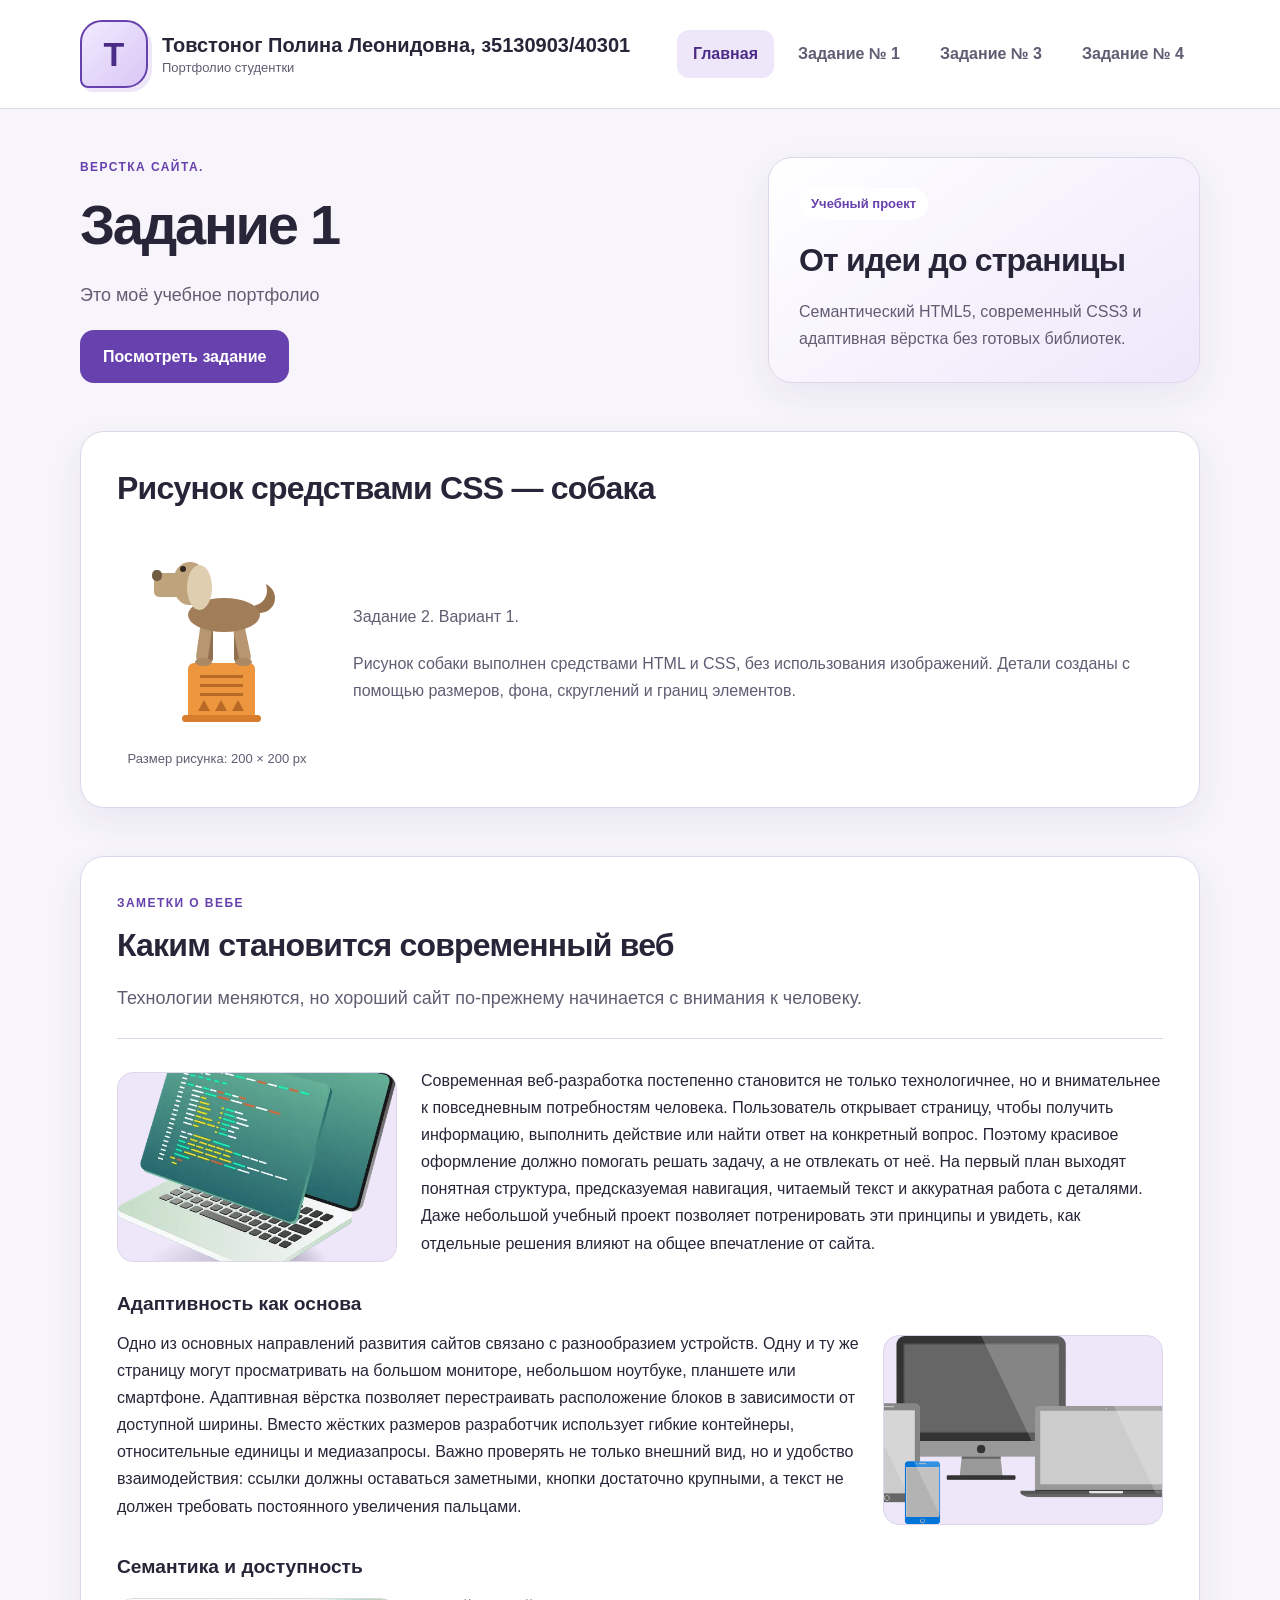
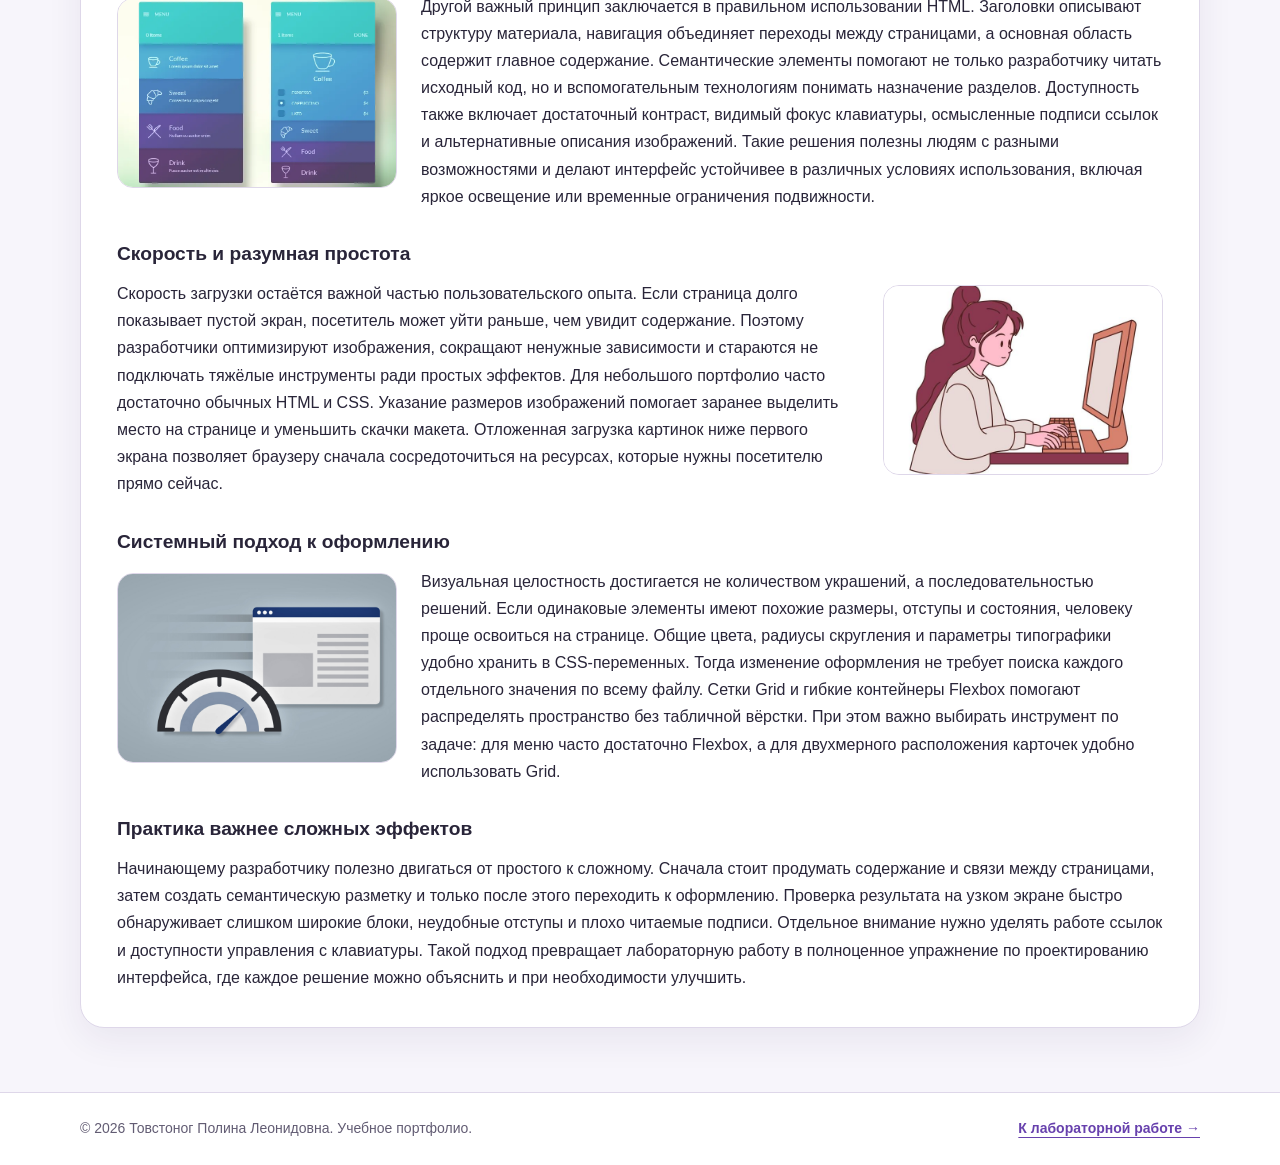
<file: index.html>
<!DOCTYPE html> <!-- Указываем, что документ использует современный стандарт HTML5. -->
<html lang="ru"> <!-- Открываем документ и сообщаем браузеру, что язык страницы — русский. -->
<head> <!-- Начинаем служебную часть: её содержимое не выводится в основной области страницы. -->
    <meta charset="UTF-8"> <!-- Устанавливаем кодировку UTF-8 для корректного отображения кириллицы. -->
    <meta name="viewport" content="width=device-width, initial-scale=1.0"> <!-- Подстраиваем ширину страницы под экран устройства, в том числе смартфона. -->
    <meta name="description" content="Учебное портфолио Полины: знакомство, статья о веб-разработке и лабораторная работа по прототипированию."> <!-- Добавляем краткое описание страницы. -->
    <title>Товстоног Полина Леонидовна, з5130903/40301</title> <!-- Задаём название вкладки браузера. -->
    <link rel="stylesheet" href="style.css"> <!-- Подключаем общий внешний файл стилей для обеих страниц. -->
    <link rel="stylesheet" href="pic.css">
</head> <!-- Завершаем служебную часть документа. -->
<body> <!-- Открываем видимую часть страницы. -->
    <a class="skip-link" href="#main-content">Перейти к содержимому</a> <!-- Позволяем пользователю клавиатуры быстро пропустить навигацию. -->
    <header class="site-header"> <!-- Создаём семантическую шапку сайта. -->
        <div class="container header-inner"> <!-- Ограничиваем ширину содержимого шапки и располагаем его с помощью Flexbox. -->
            <a class="brand" href="index.html" aria-label="Главная страница"> <!-- Делаем название и логотип ссылкой на главную. -->
                <span class="logo" aria-hidden="true">Т</span> <!-- Создаём логотип без изображения: внешний вид полностью задаётся в CSS. -->
                <span class="brand-text">Товстоног Полина Леонидовна, з5130903/40301<span class="brand-caption">Портфолио студентки</span></span> <!-- Выводим имя и поясняющую подпись. -->
            </a> <!-- Закрываем ссылку с логотипом и названием. -->
            <nav class="site-nav" aria-label="Основная навигация"> <!-- Обозначаем основной блок навигации по сайту. -->
                <ul class="nav-list"> <!-- Объединяем пункты меню в неупорядоченный список. -->
                    <li><a href="index.html" aria-current="page">Главная</a></li> <!-- Ссылаемся на главную и отмечаем её как текущую страницу. -->
                    <li><a href="task1.html">Задание № 1</a></li> <!-- Добавляем переход на отдельную страницу лабораторной работы. -->
                    <li><a href="task3.html">Задание № 3</a></li>
                    <li><a href="task4.html">Задание № 4</a></li>
                </ul> <!-- Закрываем список пунктов меню. -->
            </nav> <!-- Завершаем навигационный блок. -->
        </div> <!-- Закрываем внутренний контейнер шапки. -->
    </header> <!-- Завершаем шапку сайта. -->
    <main id="main-content" class="container main-content"> <!-- Открываем основную область страницы; идентификатор используется ссылкой быстрого перехода. -->
        <section class="hero" aria-labelledby="hero-title"> <!-- Создаём вводный раздел и связываем его с заголовком. -->
            <div> <!-- Объединяем текстовую часть вводного блока. -->
                <p class="eyebrow">Верстка сайта.</p> <!-- Добавляем небольшую надпись над главным заголовком. -->
                <h1 id="hero-title">Задание 1</h1> <!-- Выводим главный заголовок страницы. -->
                <p class="hero-description">Это моё учебное портфолио</p> <!-- Кратко объясняем назначение портфолио. -->
                <a class="button" href="task1.html">Посмотреть задание</a> <!-- Оформляем обычную ссылку как кнопку перехода. -->
            </div> <!-- Завершаем текстовую часть вводного блока. -->
            <aside class="intro-card" aria-label="О проекте"> <!-- Добавляем вспомогательную информацию о проекте. -->
                <span class="card-label">Учебный проект</span> <!-- Выводим короткую подпись карточки. -->
                <h2>От идеи до страницы</h2> <!-- Добавляем заголовок информационной карточки. -->
                <p>Семантический HTML5, современный CSS3 и адаптивная вёрстка без готовых библиотек.</p> <!-- Перечисляем основные особенности реализации. -->
            </aside> <!-- Закрываем вспомогательную карточку. -->
        </section> <!-- Завершаем вводный раздел. -->
<section class="drawing-card">
          <h2 id="drawing-title">Рисунок средствами CSS — собака</h2>

            <div class="drawing-layout">
            <figure class="drawing-figure">

            <div class="dog-pic" role="img">
                <span class="tail"></span>

                <span class="leg far-front"></span>
                <span class="leg far-back"></span>
                <span class="leg front"></span>
                <span class="leg back"></span>

                <span class="body"></span>
                <span class="head"></span>
                <span class="muzzle"></span>
                <span class="nose"></span>
                <span class="eye"></span>
                <span class="ear"></span>

                <span class="platform"></span>
                <span class="paw front-paw"></span>
                <span class="paw back-paw"></span>

                <span class="stripes"></span>
                <span class="triangle triangle-one"></span>
                <span class="triangle triangle-two"></span>
                <span class="triangle triangle-three"></span>
                <span class="base"></span>
            </div>

            <figcaption>Размер рисунка: 200 × 200 px</figcaption>
        </figure>

        <div class="drawing-description">
            <p>
                Задание 2. Вариант 1.
            </p>
            <p>
                Рисунок собаки выполнен средствами HTML и CSS, без использования изображений. Детали созданы с помощью
                размеров, фона, скруглений и границ элементов.
            </p>
        </div>
    </div>
</section>
        <article class="article-card" aria-labelledby="article-title"> <!-- Создаём самостоятельную статью; её текст превышает 350 слов. -->
            <header class="article-header"> <!-- Выделяем вступительную часть статьи. -->
                <p class="eyebrow">Заметки о вебе</p> <!-- Обозначаем рубрику статьи. -->
                <h2 id="article-title">Каким становится современный веб</h2> <!-- Выводим заголовок статьи. -->
                <p class="article-lead">Технологии меняются, но хороший сайт по-прежнему начинается с внимания к человеку.</p> <!-- Добавляем краткое вступление к статье. -->
            </header> <!-- Завершаем заголовочную часть статьи. -->
            <div class="article-body"> <!-- Объединяем текст и изображения; контейнер удерживает плавающие элементы внутри себя. -->
                <img class="article-image float-left" src="images/pic1.jpg" alt="Рабочее место для изучения веб-разработки" width="280" height="190"> <!-- Первое изображение обтекается текстом справа благодаря float: left. -->
                <p>Современная веб-разработка постепенно становится не только технологичнее, но и внимательнее к повседневным потребностям человека. Пользователь открывает страницу, чтобы получить информацию, выполнить действие или найти ответ на конкретный вопрос. Поэтому красивое оформление должно помогать решать задачу, а не отвлекать от неё. На первый план выходят понятная структура, предсказуемая навигация, читаемый текст и аккуратная работа с деталями. Даже небольшой учебный проект позволяет потренировать эти принципы и увидеть, как отдельные решения влияют на общее впечатление от сайта.</p> <!-- Первый абзац раскрывает значение удобства и структуры интерфейса. -->
                <h3>Адаптивность как основа</h3> <!-- Открываем подраздел об адаптации сайта к разным экранам. -->
                <img class="article-image float-right" src="images/pic2.jpg" alt="Просмотр сайта на экранах разных устройств" width="280" height="190" loading="lazy"> <!-- Второе изображение прижимаем вправо; отложенная загрузка уменьшает начальную нагрузку. -->
                <p>Одно из основных направлений развития сайтов связано с разнообразием устройств. Одну и ту же страницу могут просматривать на большом мониторе, небольшом ноутбуке, планшете или смартфоне. Адаптивная вёрстка позволяет перестраивать расположение блоков в зависимости от доступной ширины. Вместо жёстких размеров разработчик использует гибкие контейнеры, относительные единицы и медиазапросы. Важно проверять не только внешний вид, но и удобство взаимодействия: ссылки должны оставаться заметными, кнопки достаточно крупными, а текст не должен требовать постоянного увеличения пальцами.</p> <!-- Объясняем назначение адаптивной вёрстки и медиазапросов. -->
                <h3>Семантика и доступность</h3> <!-- Добавляем подраздел о смысловой структуре HTML. -->
                <img class="article-image float-left" src="images/pic3.jpg" alt="Изучение структуры HTML-документа" width="280" height="190" loading="lazy"> <!-- Третье изображение располагаем слева с обтеканием справа. -->
                <p>Другой важный принцип заключается в правильном использовании HTML. Заголовки описывают структуру материала, навигация объединяет переходы между страницами, а основная область содержит главное содержание. Семантические элементы помогают не только разработчику читать исходный код, но и вспомогательным технологиям понимать назначение разделов. Доступность также включает достаточный контраст, видимый фокус клавиатуры, осмысленные подписи ссылок и альтернативные описания изображений. Такие решения полезны людям с разными возможностями и делают интерфейс устойчивее в различных условиях использования, включая яркое освещение или временные ограничения подвижности.</p> <!-- Рассказываем о семантических элементах и доступности интерфейса. -->
                <h3>Скорость и разумная простота</h3> <!-- Начинаем подраздел о производительности сайта. -->
                <img class="article-image float-right" src="images/pic4.jpg" alt="Проверка скорости и качества веб-страницы" width="280" height="190" loading="lazy"> <!-- Четвёртое изображение размещаем справа и загружаем отложенно. -->
                <p>Скорость загрузки остаётся важной частью пользовательского опыта. Если страница долго показывает пустой экран, посетитель может уйти раньше, чем увидит содержание. Поэтому разработчики оптимизируют изображения, сокращают ненужные зависимости и стараются не подключать тяжёлые инструменты ради простых эффектов. Для небольшого портфолио часто достаточно обычных HTML и CSS. Указание размеров изображений помогает заранее выделить место на странице и уменьшить скачки макета. Отложенная загрузка картинок ниже первого экрана позволяет браузеру сначала сосредоточиться на ресурсах, которые нужны посетителю прямо сейчас.</p> <!-- Описываем способы уменьшения нагрузки и предотвращения скачков макета. -->
                <h3>Системный подход к оформлению</h3> <!-- Добавляем подраздел о согласованности дизайна. -->
                <img class="article-image float-left" src="images/pic5.jpg" alt="Подбор цветов и компонентов интерфейса" width="280" height="190" loading="lazy"> <!-- Пятое изображение размещаем слева, сохраняя чередование иллюстраций. -->
                <p>Визуальная целостность достигается не количеством украшений, а последовательностью решений. Если одинаковые элементы имеют похожие размеры, отступы и состояния, человеку проще освоиться на странице. Общие цвета, радиусы скругления и параметры типографики удобно хранить в CSS-переменных. Тогда изменение оформления не требует поиска каждого отдельного значения по всему файлу. Сетки Grid и гибкие контейнеры Flexbox помогают распределять пространство без табличной вёрстки. При этом важно выбирать инструмент по задаче: для меню часто достаточно Flexbox, а для двухмерного расположения карточек удобно использовать Grid.</p> <!-- Объясняем пользу CSS-переменных, единых стилей, Flexbox и Grid. -->
                <h3>Практика важнее сложных эффектов</h3> <!-- Открываем заключительный подраздел статьи. -->
                <p>Начинающему разработчику полезно двигаться от простого к сложному. Сначала стоит продумать содержание и связи между страницами, затем создать семантическую разметку и только после этого переходить к оформлению. Проверка результата на узком экране быстро обнаруживает слишком широкие блоки, неудобные отступы и плохо читаемые подписи. Отдельное внимание нужно уделять работе ссылок и доступности управления с клавиатуры. Такой подход превращает лабораторную работу в полноценное упражнение по проектированию интерфейса, где каждое решение можно объяснить и при необходимости улучшить.</p> <!-- Завершаем статью рекомендациями по разработке и проверке сайта. -->
            </div> <!-- Закрываем контейнер статьи с текстом и пятью изображениями. -->
        </article> <!-- Завершаем самостоятельную статью. -->
    </main> <!-- Закрываем основное содержимое главной страницы. -->
    <footer class="site-footer"> <!-- Создаём семантический подвал сайта. -->
        <div class="container footer-inner"> <!-- Ограничиваем ширину содержимого подвала и задаём гибкое расположение элементов. -->
            <p>© 2026 Товстоног Полина Леонидовна. Учебное портфолио.</p> <!-- Выводим информацию об авторе проекта. -->
            <a href="task1.html">К лабораторной работе →</a> <!-- Добавляем дополнительный переход на страницу задания. -->
        </div> <!-- Закрываем внутренний контейнер подвала. -->
    </footer> <!-- Завершаем подвал сайта. -->
</body> <!-- Закрываем видимую часть документа. -->
</html> <!-- Завершаем HTML-документ. -->
</file>
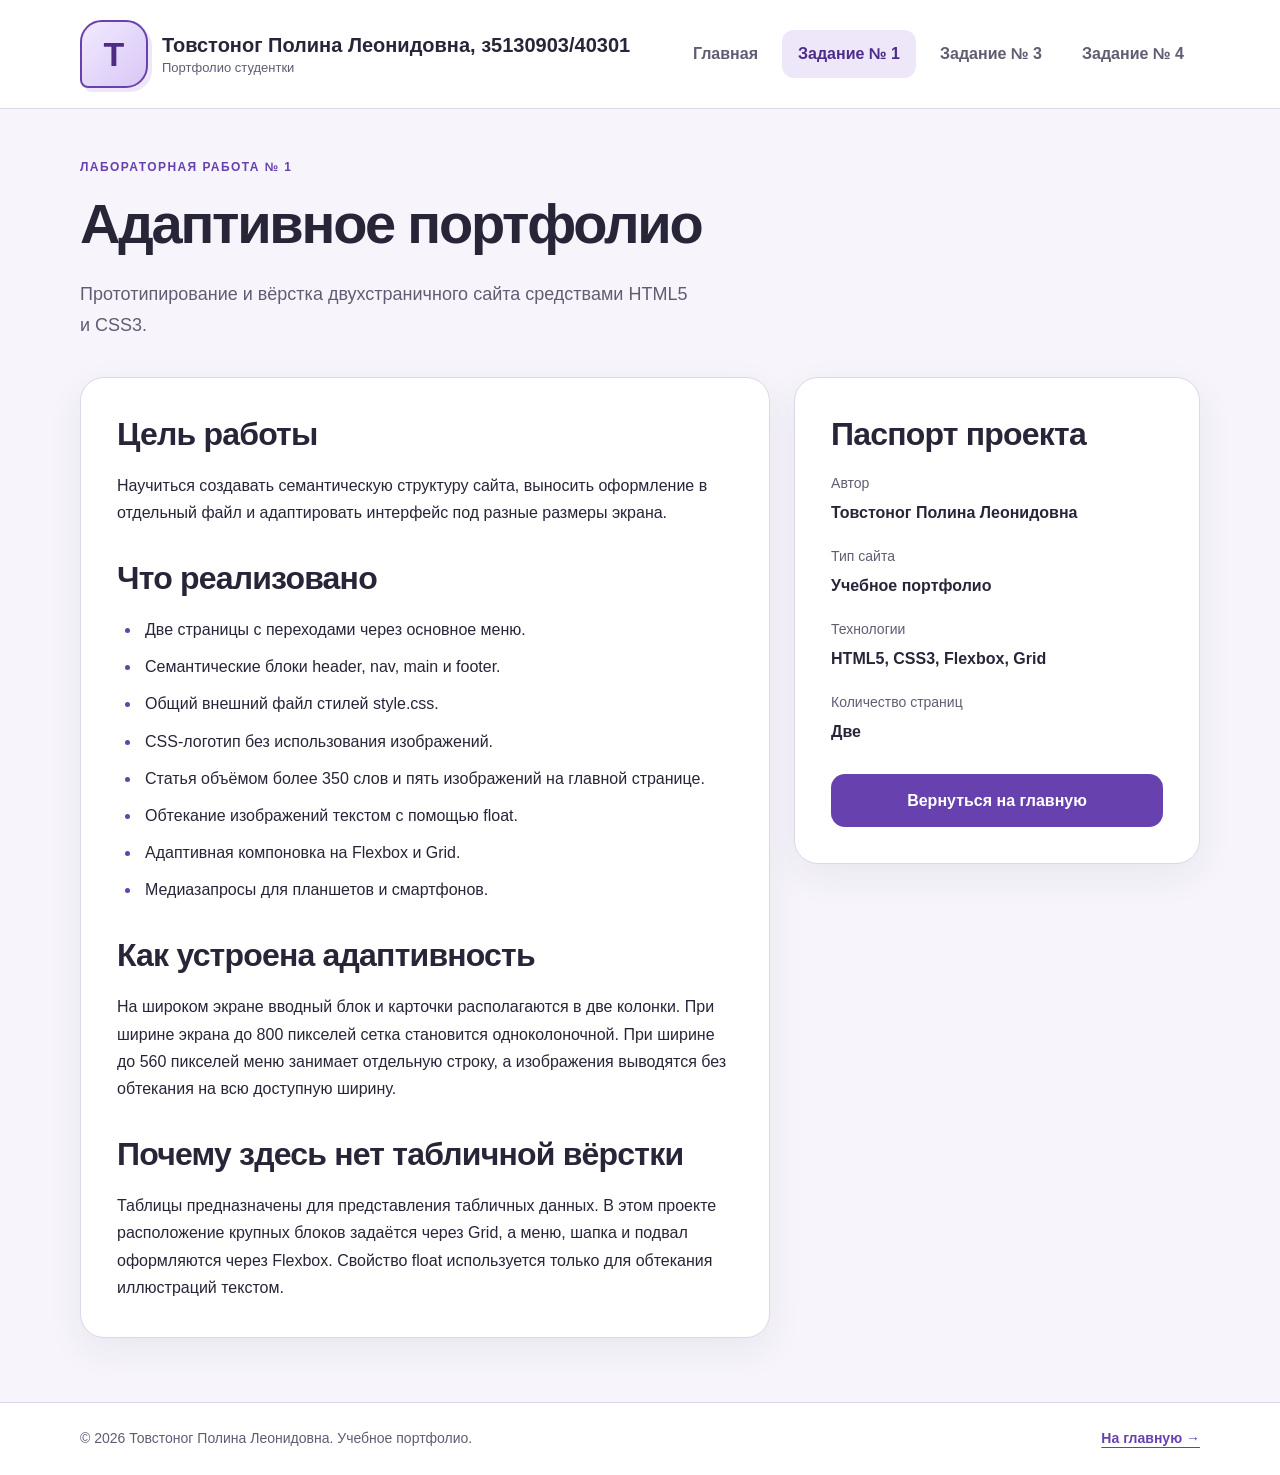
<file: task1.html>
<!DOCTYPE html> <!-- Объявляем использование стандарта HTML5. -->
<html lang="ru"> <!-- Указываем русский язык документа. -->
<head> <!-- Открываем служебную часть страницы. -->
    <meta charset="UTF-8"> <!-- Подключаем кодировку UTF-8 для русского текста. -->
    <meta name="viewport" content="width=device-width, initial-scale=1.0"> <!-- Настраиваем корректное масштабирование страницы на мобильных устройствах. -->
    <meta name="description" content="Лабораторная работа № 1: прототипирование и адаптивная вёрстка студенческого портфолио."> <!-- Добавляем описание страницы задания. -->
    <title>Задание № 1 — портфолио</title> <!-- Задаём отдельное название вкладки для второй страницы. -->
    <link rel="stylesheet" href="style.css"> <!-- Подключаем тот же внешний CSS-файл, что и на главной странице. -->
</head> <!-- Завершаем служебную часть. -->
<body> <!-- Начинаем видимое содержимое страницы. -->
    <a class="skip-link" href="#main-content">Перейти к содержимому</a> <!-- Создаём быстрый переход к основному содержимому для клавиатурной навигации. -->
    <header class="site-header"> <!-- Открываем шапку сайта. -->
        <div class="container header-inner"> <!-- Размещаем содержимое шапки в общем ограничивающем контейнере. -->
            <a class="brand" href="index.html" aria-label="Портфолио Полины — главная страница"> <!-- Добавляем переход на главную через логотип и название. -->
                <span class="logo" aria-hidden="true">Т</span> <!-- Используем тот же CSS-логотип без картинок. -->
                <span class="brand-text">Товстоног Полина Леонидовна, з5130903/40301<span class="brand-caption">Портфолио студентки</span></span> <!-- Выводим название портфолио и его подпись. -->
            </a> <!-- Завершаем ссылку бренда. -->
            <nav class="site-nav" aria-label="Основная навигация"> <!-- Создаём семантическое меню сайта. -->
                <ul class="nav-list"> <!-- Объединяем ссылки навигации в список. -->
                    <li><a href="index.html">Главная</a></li> <!-- Добавляем переход к главной странице. -->
                    <li><a href="task1.html" aria-current="page">Задание № 1</a></li> <!-- Помечаем страницу задания как текущую. -->
                    <li><a href="task3.html">Задание № 3</a></li>
                    <li><a href="task4.html">Задание № 4</a></li>
                </ul> <!-- Закрываем список меню. -->
            </nav> <!-- Завершаем навигацию. -->
        </div> <!-- Закрываем внутреннюю часть шапки. -->
    </header> <!-- Завершаем шапку сайта. -->
    <main id="main-content" class="container main-content"> <!-- Открываем основную область страницы задания. -->
        <section class="page-intro" aria-labelledby="task-title"> <!-- Создаём вступительный раздел страницы. -->
            <p class="eyebrow">Лабораторная работа № 1</p> <!-- Выводим номер работы. -->
            <h1 id="task-title">Адаптивное портфолио</h1> <!-- Добавляем главный заголовок страницы. -->
            <p class="hero-description">Прототипирование и вёрстка двухстраничного сайта средствами HTML5 и CSS3.</p> <!-- Кратко описываем содержание работы. -->
        </section> <!-- Завершаем вступительный раздел. -->
        <div class="task-grid"> <!-- Создаём сетку из основного описания и вспомогательной карточки. -->
            <article class="content-card"> <!-- Выделяем самостоятельное описание лабораторной работы. -->
                <h2>Цель работы</h2> <!-- Добавляем заголовок раздела с целью. -->
                <p>Научиться создавать семантическую структуру сайта, выносить оформление в отдельный файл и адаптировать интерфейс под разные размеры экрана.</p> <!-- Формулируем учебную цель. -->
                <h2>Что реализовано</h2> <!-- Открываем перечень выполненных требований. -->
                <ul class="check-list"> <!-- Используем список, поскольку перечисляем отдельные результаты работы. -->
                    <li>Две страницы с переходами через основное меню.</li> <!-- Указываем наличие многостраничной структуры. -->
                    <li>Семантические блоки header, nav, main и footer.</li> <!-- Перечисляем обязательные структурные элементы. -->
                    <li>Общий внешний файл стилей style.css.</li> <!-- Отмечаем отделение оформления от HTML. -->
                    <li>CSS-логотип без использования изображений.</li> <!-- Подтверждаем выполнение требования к логотипу. -->
                    <li>Статья объёмом более 350 слов и пять изображений на главной странице.</li> <!-- Указываем состав главной страницы. -->
                    <li>Обтекание изображений текстом с помощью float.</li> <!-- Называем свойство, отвечающее за обтекание. -->
                    <li>Адаптивная компоновка на Flexbox и Grid.</li> <!-- Указываем современные способы расположения блоков. -->
                    <li>Медиазапросы для планшетов и смартфонов.</li> <!-- Отмечаем адаптацию под небольшие экраны. -->
                </ul> <!-- Завершаем список выполненных требований. -->
                <h2>Как устроена адаптивность</h2> <!-- Добавляем раздел с объяснением поведения макета. -->
                <p>На широком экране вводный блок и карточки располагаются в две колонки. При ширине экрана до 800 пикселей сетка становится одноколоночной. При ширине до 560 пикселей меню занимает отдельную строку, а изображения выводятся без обтекания на всю доступную ширину.</p> <!-- Поясняем назначение двух точек изменения макета. -->
                <h2>Почему здесь нет табличной вёрстки</h2> <!-- Добавляем объяснение выбора инструментов. -->
                <p>Таблицы предназначены для представления табличных данных. В этом проекте расположение крупных блоков задаётся через Grid, а меню, шапка и подвал оформляются через Flexbox. Свойство float используется только для обтекания иллюстраций текстом.</p> <!-- Разделяем назначение Grid, Flexbox и float. -->
            </article> <!-- Завершаем основное описание работы. -->
            <aside class="content-card task-aside" aria-labelledby="project-info"> <!-- Создаём вспомогательную карточку с информацией о проекте. -->
                <h2 id="project-info">Паспорт проекта</h2> <!-- Добавляем заголовок карточки. -->
                <dl class="project-details"> <!-- Используем список определений для пар «параметр — значение». -->
                    <dt>Автор</dt> <!-- Обозначаем название параметра. -->
                    <dd>Товстоног Полина Леонидовна</dd> <!-- Указываем значение параметра. -->
                    <dt>Тип сайта</dt> <!-- Обозначаем следующий параметр. -->
                    <dd>Учебное портфолио</dd> <!-- Указываем назначение сайта. -->
                    <dt>Технологии</dt> <!-- Добавляем название параметра с технологиями. -->
                    <dd>HTML5, CSS3, Flexbox, Grid</dd> <!-- Перечисляем использованные технологии. -->
                    <dt>Количество страниц</dt> <!-- Добавляем параметр размера сайта. -->
                    <dd>Две</dd> <!-- Указываем количество HTML-страниц. -->
                </dl> <!-- Завершаем список характеристик проекта. -->
                <a class="button" href="index.html">Вернуться на главную</a> <!-- Добавляем заметную ссылку возврата. -->
            </aside> <!-- Завершаем вспомогательную карточку. -->
        </div> <!-- Закрываем сетку страницы задания. -->
    </main> <!-- Завершаем основное содержимое. -->
    <footer class="site-footer"> <!-- Открываем подвал второй страницы. -->
        <div class="container footer-inner"> <!-- Используем тот же контейнер и компоновку, что на главной. -->
            <p>© 2026 Товстоног Полина Леонидовна. Учебное портфолио.</p> <!-- Выводим подпись автора. -->
            <a href="index.html">На главную →</a> <!-- Добавляем дополнительный переход к главной странице. -->
        </div> <!-- Закрываем внутренний контейнер подвала. -->
    </footer> <!-- Завершаем подвал. -->
</body> <!-- Закрываем видимое содержимое документа. -->
</html> <!-- Завершаем вторую HTML-страницу. -->
</file>
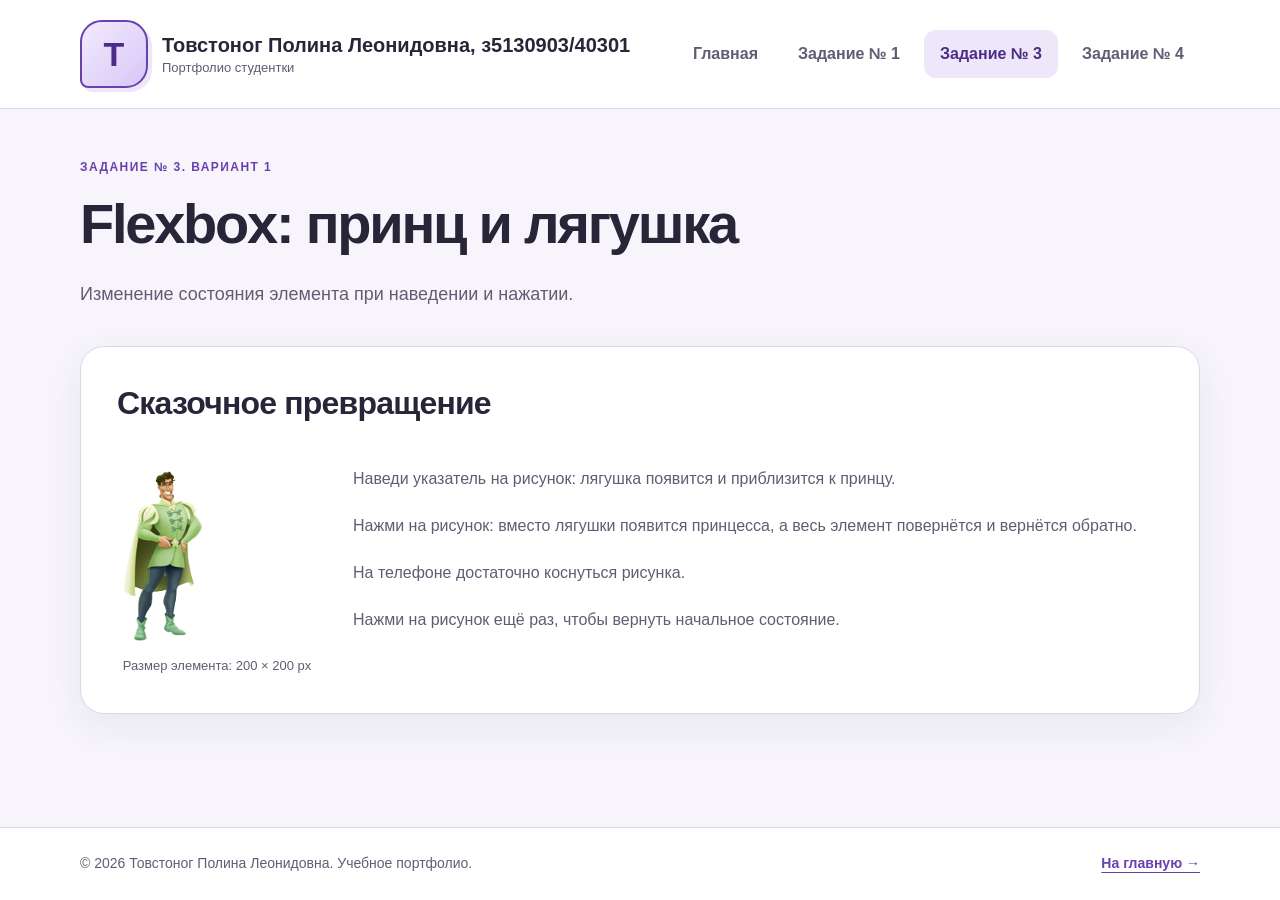
<file: task3.html>
<!DOCTYPE html>
<html lang="ru">
<head>
    <meta charset="UTF-8">
    <meta name="viewport" content="width=device-width, initial-scale=1.0">

    <meta name="description"
          content="Учебное задание: интерактивный элемент на Flexbox.">

    <title>Задание № 3 — Flexbox</title>

    <link rel="stylesheet" href="style.css">
    <link rel="stylesheet" href="flex.css">
</head>

<body>
    <header class="site-header">
        <div class="container header-inner">
            <a class="brand" href="index.html">
                <span class="logo" aria-hidden="true">Т</span>

                <span class="brand-text">
                    Товстоног Полина Леонидовна, з5130903/40301
                    <span class="brand-caption">Портфолио студентки</span>
                </span>
            </a>

            <nav class="site-nav" aria-label="Основная навигация">
                <ul class="nav-list">
                    <li>
                        <a href="index.html">Главная</a>
                    </li>
                    <li>
                        <a href="task1.html">Задание № 1</a>
                    </li>
                    <li>
                        <a href="task3.html" aria-current="page">Задание № 3</a>
                    </li>
                    <li><a href="task4.html">Задание № 4</a></li>
                </ul>
            </nav>
        </div>
    </header>

    <main class="container main-content">
        <section class="page-intro">
            <p class="eyebrow">Задание № 3. Вариант 1</p>

            <h1>Flexbox: принц и лягушка</h1>

            <p class="hero-description">
                Изменение состояния элемента при наведении и нажатии.
            </p>
        </section>

        <section class="content-card flex-task">
            <h2>Сказочное превращение</h2>

            <div class="flex-task-layout">
                <figure class="flex-task-figure">

                    <!-- Флажок хранит состояние: включён или выключен. -->
                    <input
                        class="fairy-toggle"
                        type="checkbox"
                        id="fairy-toggle"
                    >

                    <!-- Нажатие на label переключает связанный с ним флажок. -->
                    <label class="fairy-flex" for="fairy-toggle">

                        <span class="fairy-prince">
                            <img
                                src="images/prince.png"
                                alt="Принц"
                                draggable="false"
                            >
                        </span>

                        <span class="fairy-partner">
                            <img
                                class="fairy-frog"
                                src="images/frog.png"
                                alt=""
                                draggable="false"
                            >

                            <span class="fairy-princess">
                                <img
                                    src="images/princess.png"
                                    alt=""
                                    draggable="false"
                                >
                            </span>
                        </span>

                        <span class="fairy-question">Ты кто?</span>
                        <span class="fairy-answer">Принцесса</span>

                        <span class="fairy-control-text">
                            Превратить лягушку в принцессу
                        </span>
                    </label>

                    <figcaption>
                        Размер элемента: 200 × 200 px
                    </figcaption>
                </figure>

                <div class="flex-task-description">
                    <p>
                        Наведи указатель на рисунок:
                        лягушка появится и приблизится к принцу.
                    </p>

                    <p>
                        Нажми на рисунок:
                        вместо лягушки появится принцесса,
                        а весь элемент повернётся и вернётся обратно.
                    </p>

                    <p>
                        На телефоне достаточно коснуться рисунка.
                    </p>
                    <p>
                        Нажми на рисунок ещё раз, чтобы вернуть начальное состояние.
                    </p>
                </div>
            </div>
        </section>
    </main>

    <footer class="site-footer">
        <div class="container footer-inner">
            <p>
                © 2026 Товстоног Полина Леонидовна.
                Учебное портфолио.
            </p>

            <a href="index.html">На главную →</a>
        </div>
    </footer>

</body>
</html>
</file>
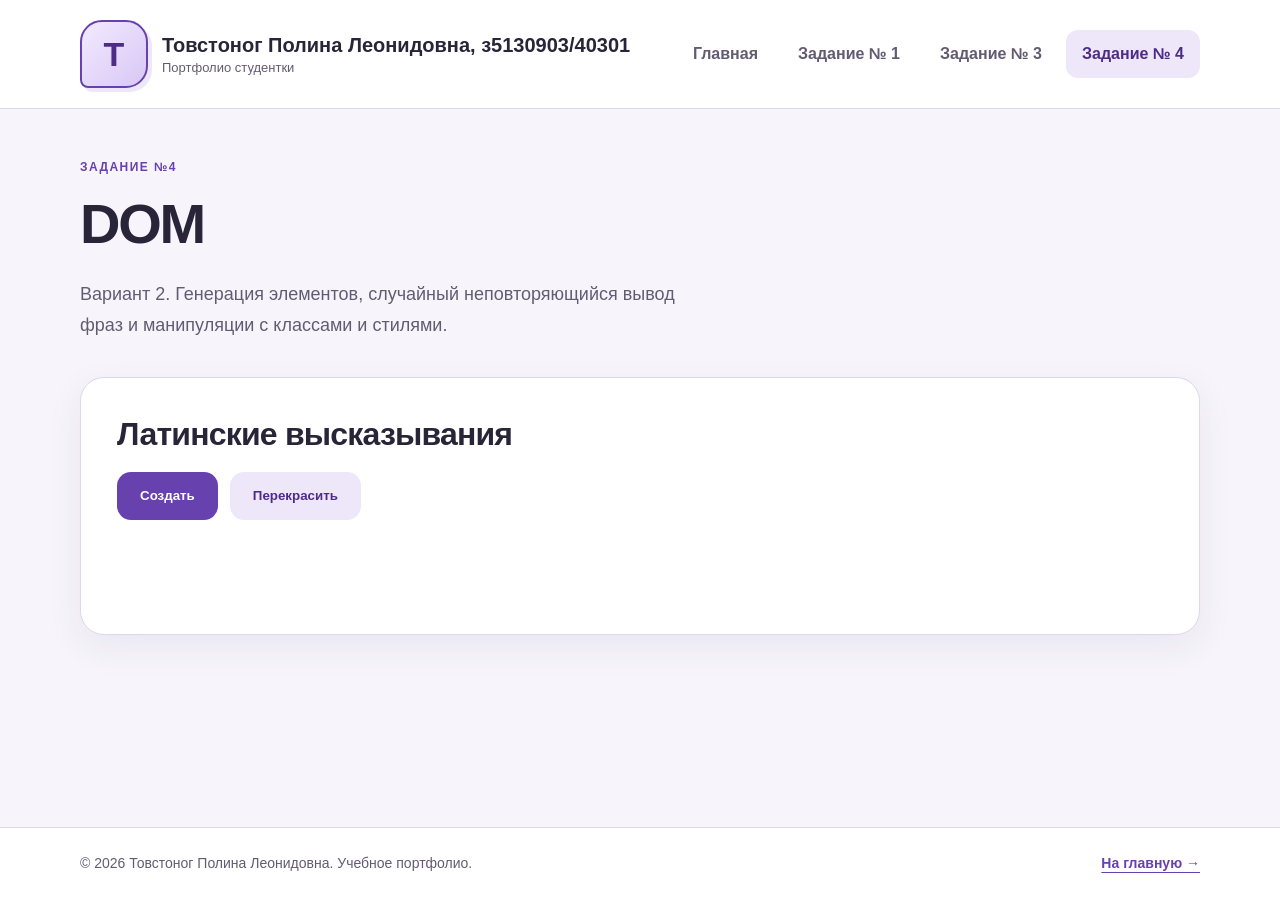
<file: task4.html>
<!DOCTYPE html>
<html lang="ru">
<head>
    <meta charset="UTF-8">
    <meta name="viewport" content="width=device-width, initial-scale=1.0">
    <meta name="description" content="Лабораторная работа: работа с DOM-деревом и событиями на JavaScript.">
    <title>Задание № 4 — DOM</title>

    <link rel="stylesheet" href="style.css">
    <link rel="stylesheet" href="dom.css">
</head>

<body>
    <header class="site-header">
        <div class="container header-inner">
            <a class="brand" href="index.html">
                <span class="logo">Т</span>
                <span class="brand-text">
                    Товстоног Полина Леонидовна, з5130903/40301
                    <span class="brand-caption">Портфолио студентки</span>
                </span>
            </a>

            <nav class="site-nav">
                <ul class="nav-list">
                    <li><a href="index.html">Главная</a></li>
                    <li><a href="task1.html">Задание № 1</a></li>
                    <li><a href="task3.html">Задание № 3</a></li>
                    <li><a href="task4.html" aria-current="page">Задание № 4</a></li>
                </ul>
            </nav>
        </div>
    </header>

    <main class="container main-content">
        <section class="page-intro">
            <p class="eyebrow">Задание №4</p>
            <h1>DOM</h1>
            <p class="hero-description">
                Вариант 2. Генерация элементов, случайный неповторяющийся вывод фраз и манипуляции с классами и стилями.
            </p>
        </section>

        <section class="content-card dom-card">
            <h2>Латинские высказывания</h2>

            <div class="dom-controls">
                <button class="button" id="btn-create" type="button">Создать</button>
                <button class="button button-secondary" id="btn-recolor" type="button">Перекрасить</button>
            </div>

            <div id="rand" class="rand-container"></div>
        </section>
    </main>

    <footer class="site-footer">
        <div class="container footer-inner">
            <p>© 2026 Товстоног Полина Леонидовна. Учебное портфолио.</p>
            <a href="index.html">На главную →</a>
        </div>
    </footer>

    <script>

        const latinPhrases = [
            "Consuetudo est altera natura",
            "Nota bene",
            "Nulla calamitas sola",
            "Per aspera ad astra",
            "Veni, vidi, vici",
            "Dum spiro, spero"
        ];

        const russianPhrases = [
            "Привычка — вторая натура",
            "Заметьте хорошо!",
            "Беда не приходит одна",
            "Через тернии к звёздам",
            "Пришёл, увидел, победил",
            "Пока дышу, надеюсь"
        ];


        let availableIndices = [];
        for (let i = 0; i < latinPhrases.length; i++) {
            availableIndices.push(i);
        }


        let phraseNumber = 0;

  
        const btnCreate = document.getElementById("btn-create");
        const btnRecolor = document.getElementById("btn-recolor");
        const randContainer = document.getElementById("rand");

   
        btnCreate.addEventListener("click", function () {
  
            if (availableIndices.length === 0) {
                alert("Фразы закончились");
                return;
            }


            const randomPos = Math.floor(Math.random() * availableIndices.length);
            const phraseIndex = availableIndices[randomPos];


            availableIndices.splice(randomPos, 1);


            const p = document.createElement("p");

            
            if (phraseNumber % 2 === 0) {
                p.className = "phrase-item class2";
            } else {
                p.className = "phrase-item class1";
            }


            p.innerHTML = "<u>n=" + phraseNumber + "</u> &nbsp; " +
                          "<i>\"" + latinPhrases[phraseIndex] + "\"</i> &nbsp; " +
                          "\"" + russianPhrases[phraseIndex] + "\"";


            randContainer.appendChild(p);

            phraseNumber++;
        });

        btnRecolor.addEventListener("click", function () {

            const phrases = randContainer.getElementsByTagName("p");


            for (let i = 0; i < phrases.length; i++) {

                if (i % 2 === 0) {
                    phrases[i].style.fontWeight = "bold";
                }
            }
        });
    </script>
</body>
</html>
</file>
<file: style.css>
/* ==========================================================
   1. ОБЩИЕ НАСТРОЙКИ И ПЕРЕМЕННЫЕ
   Переменные позволяют менять оформление сразу на всём сайте.
   ========================================================== */

   :root {
    --page-bg: #f7f5fb;          /* Основной фон страницы. */
    --surface: #ffffff;        /* Фон карточек и шапки. */
    --text: #292539;            /* Основной цвет текста. */
    --muted: #625c73;           /* Цвет второстепенных подписей. */
    --accent: #6741ad;          /* Основной акцентный цвет. */
    --accent-dark: #4d2c88;     /* Цвет активного взаимодействия. */
    --accent-light: #eee7fa;    /* Светлый фон выделенных элементов. */
    --border: #ded7e9;          /* Цвет границ. */
    --radius: 24px;            /* Общее скругление крупных карточек. */
    --shadow: 0 12px 36px rgb(48 31 82 / 7%); /* Мягкая тень. */
}

/* Размер элемента включает внутренние отступы и границы.
   Это облегчает расчёт ширины и предотвращает переполнение. */
*,
*::before,
*::after {
    box-sizing: border-box;
}

body {
    margin: 0;                         /* Убираем стандартный отступ браузера. */
    min-height: 100vh;                  /* Страница занимает не меньше высоты окна. */
    display: flex;                     /* Располагаем шапку, main и подвал гибко. */
    flex-direction: column;            /* Основные области идут сверху вниз. */
    font-family: Arial, Helvetica, sans-serif; /* Используем локальные шрифты. */
    font-size: 16px;
    line-height: 1.7;                   /* Делаем длинный текст удобным для чтения. */
    color: var(--text);
    background: var(--page-bg);
    overflow-wrap: anywhere;            /* Очень длинные слова не расширяют страницу. */
}

/* Общая ширина содержимого: до 1120px на ПК и с отступами на телефоне. */
.container {
    width: min(1120px, calc(100% - 40px));
    margin-inline: auto;                /* Центрируем контейнер по горизонтали. */
}

.main-content {
    flex: 1;                           /* При коротком содержимом подвал остаётся внизу. */
    padding-block: 48px 64px;
    min-width: 0;
}

/* Убираем верхние отступы для предсказуемой вертикальной композиции. */
h1,
h2,
h3,
p {
    margin-top: 0;
}

h1,
h2,
h3 {
    line-height: 1.25;
}

h1 {
    margin-bottom: 20px;
    font-size: clamp(2rem, 5vw, 3.5rem); /* Размер плавно меняется вместе с экраном. */
    letter-spacing: -0.04em;
}

h2 {
    margin-bottom: 18px;
    font-size: clamp(1.5rem, 3vw, 2rem);
    letter-spacing: -0.025em;
}

h3 {
    margin-bottom: 14px;
    font-size: 1.2rem;
}

p {
    margin-bottom: 20px;
}

a {
    color: var(--accent);
    text-underline-offset: 4px;         /* Отодвигаем подчёркивание от букв. */
}

a:hover {
    color: var(--accent-dark);
}

/* Видимый контур помогает пользователям, которые перемещаются клавишей Tab. */
a:focus-visible {
    outline: 3px solid var(--accent);
    outline-offset: 5px;
}

/* ==========================================================
   2. ССЫЛКА БЫСТРОГО ПЕРЕХОДА
   Обычно скрыта за экраном, появляется при фокусе с клавиатуры.
   ========================================================== */

.skip-link {
    position: absolute;
    top: 12px;
    left: 12px;
    z-index: 10;
    padding: 10px 16px;
    color: var(--surface);
    background: var(--accent-dark);
    border-radius: 10px;
    transform: translateY(-200%);
}

.skip-link:focus {
    transform: translateY(0);
}

/* ==========================================================
   3. ШАПКА И CSS-ЛОГОТИП
   Flexbox располагает бренд слева, а меню справа.
   ========================================================== */

.site-header {
    background: var(--surface);
    border-bottom: 1px solid var(--border);
}

.header-inner {
    display: flex;
    justify-content: space-between;    /* Разводим бренд и меню по краям. */
    align-items: center;               /* Выравниваем элементы по вертикали. */
    gap: 24px;
    padding-block: 20px;
}

.brand {
    display: flex;
    align-items: center;
    gap: 14px;
    min-width: 0;
    color: var(--text);
    text-decoration: none;
}

/* Логотип размером 68 × 68px.
   Изображений нет: только буква, рамка, градиент, тень и скругление. */
.logo {
    display: grid;
    place-items: center;               /* Центрируем букву по обеим осям. */
    width: 68px;
    height: 68px;
    flex-shrink: 0;                     /* Не даём Flexbox уменьшать логотип. */
    border: 2px solid var(--accent);
    border-radius: 22px 22px 22px 8px;
    background: linear-gradient(135deg, #f2eaff, #d8c7f5);
    box-shadow: 4px 4px 0 var(--accent-light);
    color: var(--accent-dark);
    font-size: 34px;
    font-weight: 800;
    line-height: 1;
}

.brand-text {
    font-size: 20px;
    font-weight: 700;
    line-height: 1.4;
}

.brand-caption {
    display: block;                    /* Подпись начинается с новой строки. */
    color: var(--muted);
    font-size: 13px;
    font-weight: 400;
}

/* ==========================================================
   4. НАВИГАЦИЯ
   Убираем стандартные маркеры списка и располагаем ссылки в ряд.
   ========================================================== */

.nav-list {
    display: flex;
    flex-wrap: wrap;                    /* При нехватке места пункты переносятся. */
    gap: 8px;
    margin: 0;
    padding: 0;
    list-style: none;
}

.nav-list a {
    display: block;
    padding: 10px 16px;
    border-radius: 12px;
    color: var(--muted);
    font-weight: 600;
    text-decoration: none;
    transition: background-color 0.2s ease, color 0.2s ease;
}

/* aria-current одновременно сообщает текущую страницу
   вспомогательным технологиям и служит селектором оформления. */
.nav-list a[aria-current="page"],
.nav-list a:hover {
    color: var(--accent-dark);
    background: var(--accent-light);
}

/* ==========================================================
   5. ВВОДНЫЙ БЛОК И КНОПКИ-ССЫЛКИ
   Grid создаёт две колонки разной ширины.
   ========================================================== */

.hero {
    display: grid;
    grid-template-columns: minmax(0, 1.5fr) minmax(0, 1fr);
    align-items: center;
    gap: 40px;
    margin-bottom: 48px;
}

.eyebrow {
    margin-bottom: 12px;
    color: var(--accent);
    font-size: 12px;
    font-weight: 700;
    letter-spacing: 0.12em;
    text-transform: uppercase;
}

.hero-description {
    max-width: 62ch;                    /* Ограничиваем длину строки для читаемости. */
    color: var(--muted);
    font-size: 18px;
}

.button {
    display: inline-flex;
    justify-content: center;
    align-items: center;
    min-height: 48px;                   /* Достаточная высота для касания пальцем. */
    padding: 12px 22px;
    border: 1px solid transparent;
    border-radius: 14px;
    background: var(--accent);
    color: var(--surface);
    font-weight: 700;
    text-align: center;
    text-decoration: none;
    transition: background-color 0.2s ease;
}

.button:hover {
    background: var(--accent-dark);
    color: var(--surface);
}

.intro-card {
    padding: 30px;
    border: 1px solid var(--border);
    border-radius: var(--radius);
    background: linear-gradient(145deg, #ffffff, #eee7fa);
    box-shadow: var(--shadow);
}

.card-label {
    display: inline-block;
    margin-bottom: 20px;
    padding: 5px 12px;
    border-radius: 999px;               /* Получаем форму вытянутой капсулы. */
    background: var(--surface);
    color: var(--accent);
    font-size: 13px;
    font-weight: 700;
}

.intro-card p {
    margin-bottom: 0;
    color: var(--muted);
}

/* ==========================================================
   6. СТАТЬЯ И ОБТЕКАНИЕ ИЗОБРАЖЕНИЙ
   Float применяется только к картинкам, не к макету сайта.
   ========================================================== */

.article-card,
.content-card {
    padding: 36px;
    border: 1px solid var(--border);
    border-radius: var(--radius);
    background: var(--surface);
    box-shadow: var(--shadow);
    min-width: 0;                       /* Разрешаем карточкам сжиматься внутри Grid. */
}

.article-header {
    margin-bottom: 28px;
    padding-bottom: 24px;
    border-bottom: 1px solid var(--border);
}

.article-lead {
    margin-bottom: 0;
    color: var(--muted);
    font-size: 18px;
}

/* flow-root создаёт независимый контекст форматирования.
   Благодаря этому контейнер учитывает высоту плавающих картинок. */
.article-body {
    display: flow-root;
}

.article-body p {
    text-align: left;
}

/* Каждый подраздел начинается ниже предыдущих плавающих картинок.
   Внутри подраздела следующий за картинкой абзац обтекает её. */
.article-body h3 {
    clear: both;
    padding-top: 12px;
}

.article-image {
    display: block;
    width: 280px;
    max-width: 44%;                     /* На средних экранах оставляем место тексту. */
    height: auto;
    aspect-ratio: 28 / 19;              /* Сохраняем заданные пропорции области. */
    object-fit: cover;                  /* Фото заполняет область без искажения. */
    border: 1px solid var(--border);
    border-radius: 16px;
    background: var(--accent-light);    /* Фон области до загрузки изображения. */
    color: var(--muted);
    font-size: 14px;
}

.float-left {
    float: left;                       /* Прижимаем картинку влево, текст идёт справа. */
    margin: 5px 24px 18px 0;            /* Отделяем изображение от текста. */
}

.float-right {
    float: right;                      /* Прижимаем картинку вправо, текст идёт слева. */
    margin: 5px 0 18px 24px;
}

.article-body > :last-child {
    margin-bottom: 0;
}

/* ==========================================================
   7. СТРАНИЦА ЛАБОРАТОРНОЙ РАБОТЫ
   Основная колонка шире вспомогательной.
   ========================================================== */

.page-intro {
    margin-bottom: 36px;
}

.task-grid {
    display: grid;
    grid-template-columns: minmax(0, 1.7fr) minmax(0, 1fr);
    align-items: start;                 /* Карточки не растягиваются по высоте ряда. */
    gap: 24px;
}

.content-card h2:not(:first-child) {
    margin-top: 32px;
}

.content-card > :last-child {
    margin-bottom: 0;
}

.check-list {
    margin: 0;
    padding-left: 24px;
}

.check-list li {
    margin-bottom: 10px;
    padding-left: 4px;
}

.check-list li::marker {
    color: var(--accent);              /* Выделяем маркеры списка акцентным цветом. */
}

.project-details {
    margin: 0 0 28px;
}

.project-details dt {
    margin-top: 18px;
    color: var(--muted);
    font-size: 14px;
}

.project-details dt:first-child {
    margin-top: 0;
}

.project-details dd {
    margin: 4px 0 0;                    /* Убираем стандартный левый отступ dd. */
    font-weight: 600;
}

.task-aside .button {
    width: 100%;
}

/* ==========================================================
   8. ПОДВАЛ
   На широком экране подпись и ссылка находятся по краям.
   ========================================================== */

.site-footer {
    border-top: 1px solid var(--border);
    background: var(--surface);
}

.footer-inner {
    display: flex;
    justify-content: space-between;
    align-items: center;
    gap: 16px;
    padding-block: 24px;
    color: var(--muted);
    font-size: 14px;
}

.footer-inner p {
    margin: 0;
}

.footer-inner a {
    font-weight: 600;
}

/* ==========================================================
   9. АДАПТИВНОСТЬ: ПЛАНШЕТЫ И УЗКИЕ ОКНА
   Правила действуют при ширине области просмотра не более 800px.
   ========================================================== */

@media (max-width: 800px) {
    .header-inner {
        flex-wrap: wrap;               /* Разрешаем меню перейти на следующую строку. */
    }

    .hero,
    .task-grid {
        grid-template-columns: minmax(0, 1fr); /* Заменяем две колонки одной. */
    }

    .hero {
        gap: 24px;
    }

    .main-content {
        padding-block: 32px 48px;
    }

    .article-card,
    .content-card {
        padding: 28px;
    }
}

/* ==========================================================
   10. АДАПТИВНОСТЬ: СМАРТФОНЫ
   Уменьшаем отступы, перестраиваем меню и отменяем float.
   ========================================================== */

@media (max-width: 560px) {
    .container {
        width: calc(100% - 28px);       /* Оставляем по 14px с каждой стороны. */
    }

    .header-inner {
        gap: 20px;
        padding-block: 16px;
    }

    .logo {
        width: 56px;
        height: 56px;
        border-radius: 18px 18px 18px 6px;
        font-size: 28px;
    }

    .site-nav {
        width: 100%;                   /* Меню занимает отдельную строку. */
    }

    .nav-list {
        gap: 8px;
    }

    .nav-list li {
        flex: 1 1 130px;               /* Пункты делят строку; при необходимости переносятся. */
    }

    .nav-list a {
        padding: 11px 12px;
        text-align: center;
    }

    .hero {
        margin-bottom: 28px;
    }

    .hero-description,
    .article-lead {
        font-size: 16px;
    }

    .intro-card,
    .article-card,
    .content-card {
        padding: 22px;
        border-radius: 20px;
    }

    .article-image {
        width: 100%;
        max-width: 100%;
    }

    .float-left,
    .float-right {
        float: none;                   /* На телефоне текст идёт под изображением. */
        margin: 0 0 20px;
    }

    .footer-inner {
        flex-direction: column;        /* Элементы подвала располагаются вертикально. */
        align-items: flex-start;
        gap: 8px;
    }
}

/* Уважение настройки пользователя, который предпочитает меньше анимации. */
@media (prefers-reduced-motion: reduce) {
    .nav-list a,
    .button {
        transition: none;
    }
}
</file>
<file: pic.css>
/* Область рисунка */
.dog-pic {
    position: relative;
    width: 200px;
    height: 200px;
    background: white;
    overflow: hidden;
}

/* Координаты деталей отсчитываются от области рисунка */
.dog-pic span,
.dog-pic .tail::after {
    position: absolute;
    display: block;
    box-sizing: border-box;
}

/* Хвост-месяц */
.dog-pic .tail {
    left: 128px;
    top: 47px;
    width: 30px;
    height: 30px;
    background: #98734f;
    border-radius: 50%;
}

/* Белый круг закрывает часть хвоста */
.dog-pic .tail::after {
    content: "";
    left: -9px;
    top: -8px;
    width: 31px;
    height: 31px;
    background: white;
    border-radius: 50%;
}

/* Общие свойства четырёх лап */
.dog-pic .leg {
    top: 89px;
    width: 9px;
    height: 38px;
    background: #90704f;
    border-radius: 6px;
}

.dog-pic .far-front {
    left: 87px;
}

.dog-pic .far-back {
    left: 117px;
}

/* Ближние лапы немного шире и светлее */
.dog-pic .front,
.dog-pic .back {
    top: 87px;
    width: 12px;
    height: 40px;
    background: #b79771;
}

.dog-pic .front {
    left: 81px;
    transform: rotate(8deg);
}

.dog-pic .back {
    left: 119px;
    transform: rotate(-12deg);
}

/* Туловище */
.dog-pic .body {
    left: 71px;
    top: 62px;
    width: 72px;
    height: 34px;
    background: #a17e59;
    border-radius: 50%;
}

/* Голова и мордочка */
.dog-pic .head,
.dog-pic .muzzle {
    background: #bfa37c;
}

.dog-pic .head {
    left: 56px;
    top: 26px;
    width: 34px;
    height: 43px;
    border-radius: 48%;
}

.dog-pic .muzzle {
    left: 37px;
    top: 37px;
    width: 36px;
    height: 24px;
    border-radius: 4px 12px 12px 5px;
}

/* Нос */
.dog-pic .nose {
    left: 35px;
    top: 34px;
    width: 10px;
    height: 11px;
    background: #705b43;
    border-radius: 45%;
}

/* Глаз */
.dog-pic .eye {
    left: 63px;
    top: 30px;
    width: 6px;
    height: 6px;
    background: #302922;
    border-radius: 50%;
}

/* Висячее ухо */
.dog-pic .ear {
    left: 70px;
    top: 29px;
    width: 25px;
    height: 45px;
    background: #dfceb0;
    border-radius: 50%;
}

/* Постамент */
.dog-pic .platform {
    left: 71px;
    top: 127px;
    width: 67px;
    height: 55px;
    background: #ed963e;
    border-radius: 6px 6px 2px 2px;
}

/* Ступни поверх постамента */
.dog-pic .paw {
    top: 122px;
    width: 17px;
    height: 8px;
    background: #aa8963;
    border-radius: 50%;
}

.dog-pic .front-paw {
    left: 78px;
}

.dog-pic .back-paw {
    left: 118px;
}

/* Одна полоска и две её копии с помощью тени */
.dog-pic .stripes {
    left: 83px;
    top: 139px;
    width: 43px;
    height: 3px;
    background: #b96926;
    box-shadow: 0 9px #b96926, 0 18px #b96926;
}

/* Треугольники из границ элемента */
.dog-pic .triangle {
    top: 164px;
    width: 0;
    height: 0;
    border-left: 6px solid transparent;
    border-right: 6px solid transparent;
    border-bottom: 11px solid #b96926;
}

.dog-pic .triangle-one {
    left: 81px;
}

.dog-pic .triangle-two {
    left: 98px;
}

.dog-pic .triangle-three {
    left: 115px;
}

/* Основание постамента */
.dog-pic .base {
    left: 65px;
    top: 179px;
    width: 79px;
    height: 7px;
    background: #d77d2d;
    border-radius: 5px;
}

/* Отдельная карточка рисунка */
.drawing-card {
    margin-bottom: 48px;
    padding: 36px;
    background: #ffffff;
    border: 1px solid #ded7e9;
    border-radius: 24px;
    box-shadow: 0 12px 36px rgb(48 31 82 / 7%);
}

/* Заголовок карточки */
.drawing-card h2 {
    margin: 0 0 28px;
}

/* Рисунок слева, описание справа */
.drawing-layout {
    display: flex;
    align-items: center;
    gap: 36px;
}

/* Область рисунка и подписи */
.drawing-figure {
    flex: 0 0 200px;
    margin: 0;
    text-align: center;
}

/* Убираем отдельный фон и проверочную рамку */
.drawing-card .dog-pic {
    margin: 0 auto;
    background: transparent;
    outline: none;
}

/* Вырез хвоста сливается с белой карточкой */
.drawing-card .tail::after,
.drawing-card .dog-tail-cut {
    background: #ffffff;
}

/* Подпись под собакой */
.drawing-figure figcaption {
    margin-top: 12px;
    color: #625c73;
    font-size: 13px;
}

/* Текст рядом с рисунком */
.drawing-description {
    flex: 1;
    min-width: 0;
    color: #625c73;
}

.drawing-description p:last-child {
    margin-bottom: 0;
}

/* На телефоне описание располагается под рисунком */
@media (max-width: 600px) {
    .drawing-card {
        padding: 22px;
        margin-bottom: 28px;
    }

    .drawing-layout {
        flex-direction: column;
        gap: 24px;
    }

    .drawing-figure {
        flex: none;
        width: 200px;
    }
}
</file>
<file: flex.css>
/* Расположение задания и описания */

.flex-task-layout {
    display: flex;
    align-items: center;
    gap: 36px;
}

.flex-task-figure {
    flex: 0 0 200px;
    width: 200px;
    margin: 0;
    text-align: center;
}

.flex-task-figure figcaption {
    margin-top: 14px;
    color: var(--muted);
    font-size: 13px;
}

.flex-task-description {
    flex: 1;
    min-width: 0;
    color: var(--muted);
}

/* Flex-элемент размером 200 × 200 px */

.fairy-flex {
    position: relative;
    display: flex;
    align-items: flex-end;
    justify-content: center;

    width: 200px;
    height: 200px;
    padding: 0;
    overflow: hidden;

    border: 0;
    border-radius: 12px;
    background: #ffffff;

    cursor: pointer;
}

.fairy-toggle:focus-visible + .fairy-flex {
    outline: 3px solid var(--accent);
    outline-offset: 5px;
}

/* Области с персонажами */

.fairy-prince,
.fairy-partner {
    position: relative;
    flex: 0 0 100px;
    height: 170px;
}

.fairy-flex img {
    display: block;
    max-width: none;
    user-select: none;
    pointer-events: none;
}

/* Скрытый checkbox */

.fairy-toggle,
.fairy-control-text {
    position: absolute;
    width: 1px;
    height: 1px;
    padding: 0;
    margin: -1px;

    overflow: hidden;
    clip-path: inset(50%);
    white-space: nowrap;
    border: 0;
}

/* Принц и принцесса */

.fairy-prince img,
.fairy-princess img {
    position: absolute;
    left: 0;
    bottom: 0;

    width: 100%;
    height: 100%;

    object-fit: contain;
    object-position: center bottom;
}

/* Лягушка */

.fairy-frog {
    position: absolute;
    right: 20px;
    bottom: 4px;

    width: 55px;
    height: auto;

    opacity: 0;
    transform: translateX(25px);

    transition:
        opacity 0.8s ease,
        transform 1.2s ease;
}

.fairy-flex:hover .fairy-frog,
.fairy-toggle:focus-visible + .fairy-flex .fairy-frog {
    opacity: 1;
    transform: translateX(0);
}

/* Надписи */

.fairy-question,
.fairy-answer {
    position: absolute;
    top: 6px;
    right: 0;

    width: 100px;

    color: #16820b;
    font-size: 15px;
    font-weight: 700;
    line-height: 1.2;
    text-align: center;

    opacity: 0;
    transition: opacity 0.3s ease;
}

.fairy-flex:hover .fairy-question,
.fairy-toggle:focus-visible + .fairy-flex .fairy-question {
    opacity: 1;
}

/* Принцесса */

.fairy-princess {
    position: absolute;
    left: 0;
    bottom: 0;

    width: 100%;
    height: 100%;

    opacity: 0;
    transform: scale(0.25);
    transform-origin: center bottom;
}

/* Состояние после нажатия */

.fairy-toggle:checked + .fairy-flex .fairy-frog,
.fairy-toggle:checked + .fairy-flex .fairy-question {
    opacity: 0;
    transition: none;
}

.fairy-toggle:checked + .fairy-flex .fairy-answer {
    opacity: 1;
}

.fairy-toggle:checked + .fairy-flex .fairy-princess {
    animation: princess-appear 0.9s ease forwards;
}

/* Flex-элемент поворачивается и возвращается */

.fairy-toggle:checked + .fairy-flex {
    animation: flex-turn 1s ease 0.6s;
}

@keyframes princess-appear {
    from {
        opacity: 0;
        transform: scale(0.25);
    }

    to {
        opacity: 1;
        transform: scale(1);
    }
}

@keyframes flex-turn {
    0% {
        transform: rotate(0);
    }

    35% {
        transform: rotate(-8deg);
    }

    70% {
        transform: rotate(8deg);
    }

    100% {
        transform: rotate(0);
    }
}

/* Адаптивность */

@media (max-width: 600px) {
    .flex-task {
        padding: 22px;
    }

    .flex-task-layout {
        flex-direction: column;
        gap: 24px;
    }

    .flex-task-figure {
        flex: none;
    }

    .flex-task-description {
        width: 100%;
    }
}

@media (max-width: 360px) {
    .flex-task {
        padding: 14px;
    }
}

/* Если пользователь отключил анимации */

@media (prefers-reduced-motion: reduce) {
    .fairy-flex,
    .fairy-flex * {
        animation: none !important;
        transition: none !important;
    }

    .fairy-toggle:checked + .fairy-flex .fairy-princess {
        opacity: 1;
        transform: scale(1);
    }
}
</file>
<file: dom.css>
/* Кнопки управления */
.dom-controls {
    display: flex;
    flex-wrap: wrap;
    gap: 12px;
    margin-bottom: 28px;
}

/* Вторая кнопка (чуть светлее, чтобы отличалась) */
.button-secondary {
    background: var(--accent-light);
    color: var(--accent-dark);
}

.button-secondary:hover {
    background: #dfd2f5;
    color: var(--accent-dark);
}

/* Контейнер для вывода элементов */
.rand-container {
    display: flex;
    flex-direction: column;
    gap: 12px;
    min-height: 50px;
}

/* Общий базовый стиль для выводимых фраз */
.phrase-item {
    margin: 0;
    padding: 14px 18px;
    border-radius: 14px;
    border: 1px solid var(--border);
    font-size: 16px;
    line-height: 1.5;
    color: var(--text);
    transition: all 0.2s ease;
}

/* Требуемый класс class1: нежный лавандовый фон */
.class1 {
    background-color: #f3edfc;
    border-color: #d8c7f5;
}

/* Требуемый класс class2: тёплый персиково-кремовый фон */
.class2 {
    background-color: #fff8eb;
    border-color: #fde0b2;
}

/* На мобильных устройствах кнопки растягиваются на всю ширину */
@media (max-width: 560px) {
    .dom-controls .button {
        width: 100%;
    }
}
</file>
